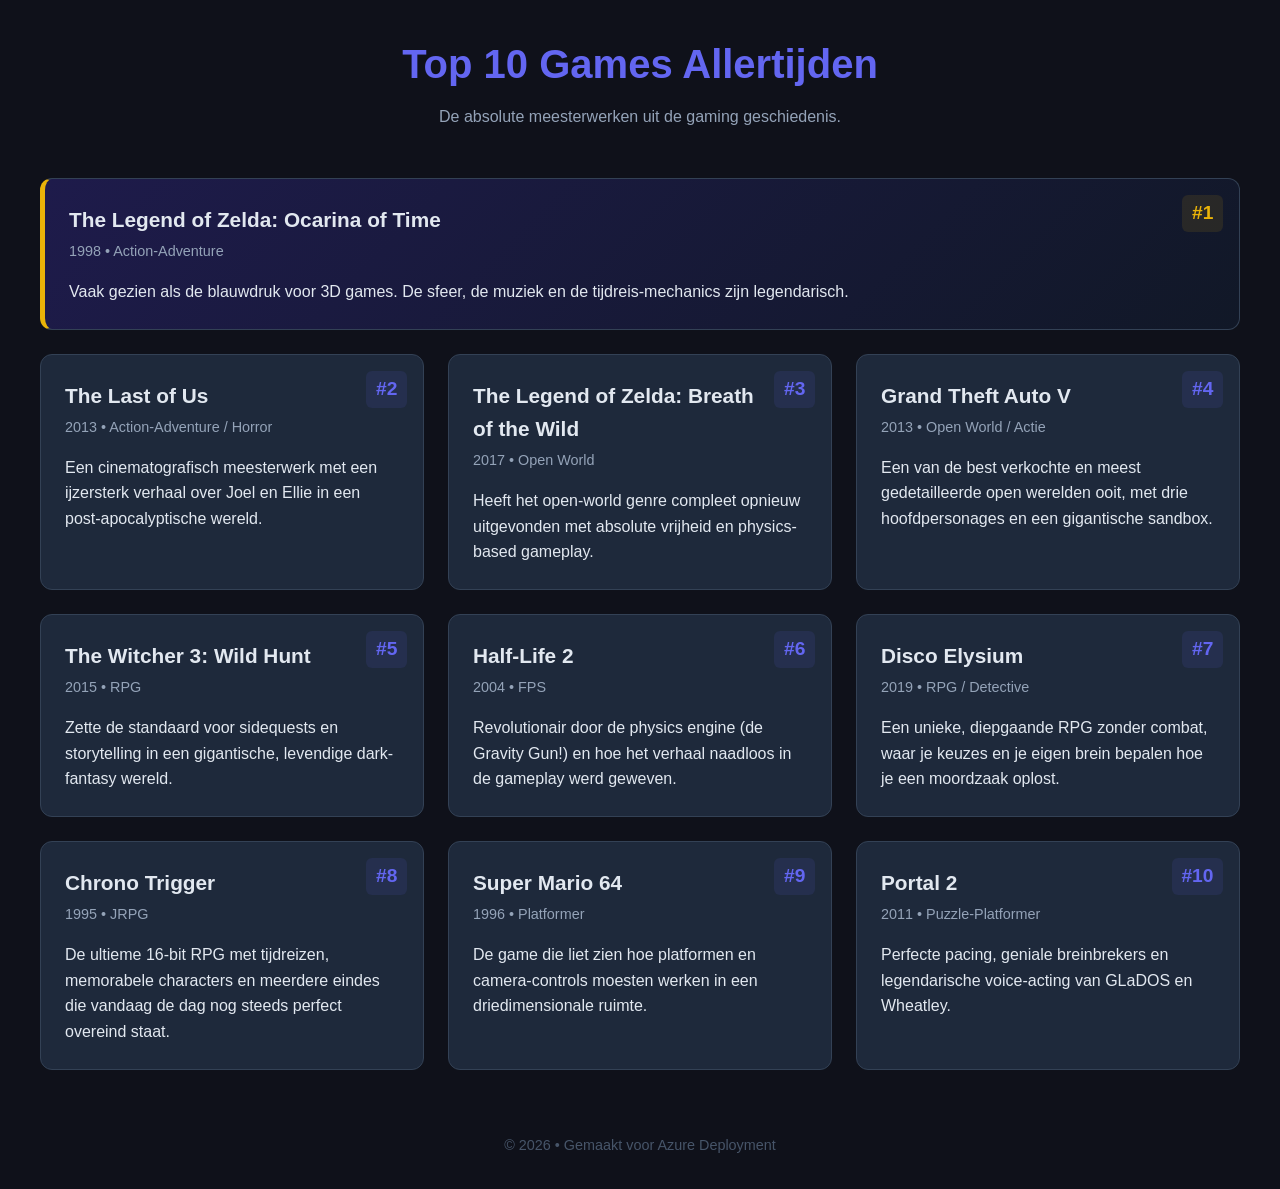
<file: index.html>
<!DOCTYPE html>
<html lang="nl">
<head>
    <meta charset="UTF-8">
    <meta name="viewport" content="width=device-width, initial-scale=1.0">
    <title>Top 10 Games Allertijden</title>
    <link rel="stylesheet" href="style.css">
</head>
<body>

    <header>
        <h1>Top 10 Games Allertijden</h1>
        <p>De absolute meesterwerken uit de gaming geschiedenis.</p>
    </header>

    <main class="grid-container">
        <div class="game-card rank-1">
            <div class="rank">#1</div>
            <h2>The Legend of Zelda: Ocarina of Time</h2>
            <p class="meta">1998 • Action-Adventure</p>
            <p>Vaak gezien als de blauwdruk voor 3D games. De sfeer, de muziek en de tijdreis-mechanics zijn legendarisch.</p>
        </div>

        <div class="game-card">
            <div class="rank">#2</div>
            <h2>The Last of Us</h2>
            <p class="meta">2013 • Action-Adventure / Horror</p>
            <p>Een cinematografisch meesterwerk met een ijzersterk verhaal over Joel en Ellie in een post-apocalyptische wereld.</p>
        </div>

        <div class="game-card">
            <div class="rank">#3</div>
            <h2>The Legend of Zelda: Breath of the Wild</h2>
            <p class="meta">2017 • Open World</p>
            <p>Heeft het open-world genre compleet opnieuw uitgevonden met absolute vrijheid en physics-based gameplay.</p>
        </div>

        <div class="game-card">
            <div class="rank">#4</div>
            <h2>Grand Theft Auto V</h2>
            <p class="meta">2013 • Open World / Actie</p>
            <p>Een van de best verkochte en meest gedetailleerde open werelden ooit, met drie hoofdpersonages en een gigantische sandbox.</p>
        </div>

        <div class="game-card">
            <div class="rank">#5</div>
            <h2>The Witcher 3: Wild Hunt</h2>
            <p class="meta">2015 • RPG</p>
            <p>Zette de standaard voor sidequests en storytelling in een gigantische, levendige dark-fantasy wereld.</p>
        </div>

        <div class="game-card">
            <div class="rank">#6</div>
            <h2>Half-Life 2</h2>
            <p class="meta">2004 • FPS</p>
            <p>Revolutionair door de physics engine (de Gravity Gun!) en hoe het verhaal naadloos in de gameplay werd geweven.</p>
        </div>

        <div class="game-card">
            <div class="rank">#7</div>
            <h2>Disco Elysium</h2>
            <p class="meta">2019 • RPG / Detective</p>
            <p>Een unieke, diepgaande RPG zonder combat, waar je keuzes en je eigen brein bepalen hoe je een moordzaak oplost.</p>
        </div>

        <div class="game-card">
            <div class="rank">#8</div>
            <h2>Chrono Trigger</h2>
            <p class="meta">1995 • JRPG</p>
            <p>De ultieme 16-bit RPG met tijdreizen, memorabele characters en meerdere eindes die vandaag de dag nog steeds perfect overeind staat.</p>
        </div>

        <div class="game-card">
            <div class="rank">#9</div>
            <h2>Super Mario 64</h2>
            <p class="meta">1996 • Platformer</p>
            <p>De game die liet zien hoe platformen en camera-controls moesten werken in een driedimensionale ruimte.</p>
        </div>

        <div class="game-card">
            <div class="rank">#10</div>
            <h2>Portal 2</h2>
            <p class="meta">2011 • Puzzle-Platformer</p>
            <p>Perfecte pacing, geniale breinbrekers en legendarische voice-acting van GLaDOS en Wheatley.</p>
        </div>
    </main>

    <footer>
        <p>&copy; 2026 • Gemaakt voor Azure Deployment</p>
    </footer>

</body>
</html>
</file>
<file: style.css>
/* Reset & Basis */
* {
    margin: 0;
    padding: 0;
    box-sizing: border-box;
}

body {
    background-color: #0f111a;
    color: #e2e8f0;
    font-family: -apple-system, BlinkMacSystemFont, "Segoe UI", Roboto, sans-serif;
    line-height: 1.6;
    padding: 2rem 1rem;
}

header {
    text-align: center;
    margin-bottom: 3rem;
}

header h1 {
    font-size: 2.5rem;
    color: #6366f1; /* Neon paars/blauw */
    margin-bottom: 0.5rem;
}

header p {
    color: #94a3b8;
}

/* Grid Layout */
.grid-container {
    max-width: 1200px;
    margin: 0 auto;
    display: grid;
    gap: 1.5rem;
    grid-template-columns: repeat(auto-fit, minmax(300px, 1fr));
}

/* De Nummer 1 krijgt een grotere plek */
.rank-1 {
    grid-column: 1 / -1;
    border-left: 5px solid #eab308 !important; /* Goud randje */
    background: linear-gradient(135deg, #1e1b4b 0%, #111827 100%) !important;
}

/* Game Cards */
.game-card {
    background-color: #1e293b;
    border: 1px solid #334155;
    border-radius: 12px;
    padding: 1.5rem;
    position: relative;
    transition: transform 0.2s ease, border-color 0.2s ease;
}

.game-card:hover {
    transform: translateY(-5px);
    border-color: #6366f1;
}

.rank {
    position: absolute;
    top: 1rem;
    right: 1rem;
    font-size: 1.2rem;
    font-weight: bold;
    color: #6366f1;
    background: rgba(99, 102, 241, 0.1);
    padding: 0.2rem 0.6rem;
    border-radius: 6px;
}

.rank-1 .rank {
    color: #eab308;
    background: rgba(234, 179, 8, 0.1);
}

h2 {
    font-size: 1.3rem;
    margin-bottom: 0.25rem;
    padding-right: 3rem; /* Ruimte voor de rank */
}

.meta {
    font-size: 0.9rem;
    color: #94a3b8;
    margin-bottom: 1rem;
}

footer {
    text-align: center;
    margin-top: 4rem;
    color: #475569;
    font-size: 0.9rem;
}
</file>
